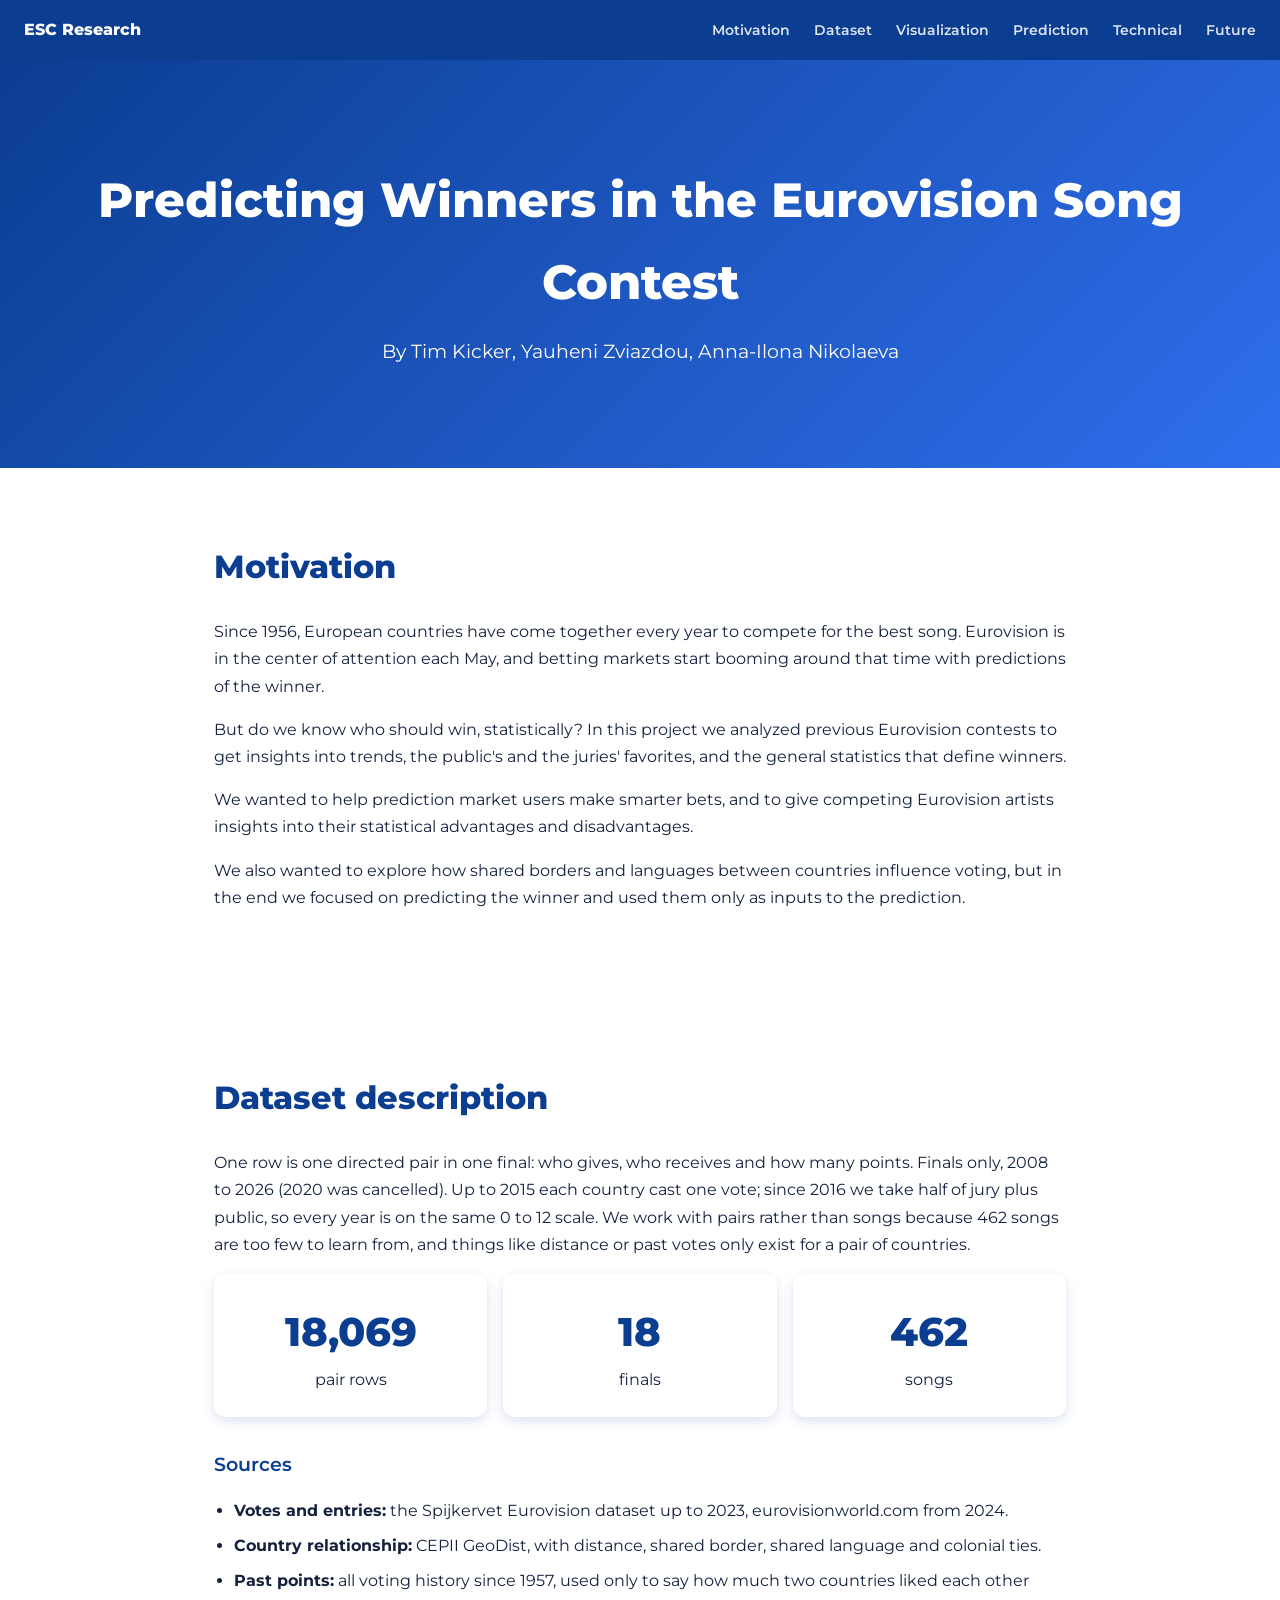
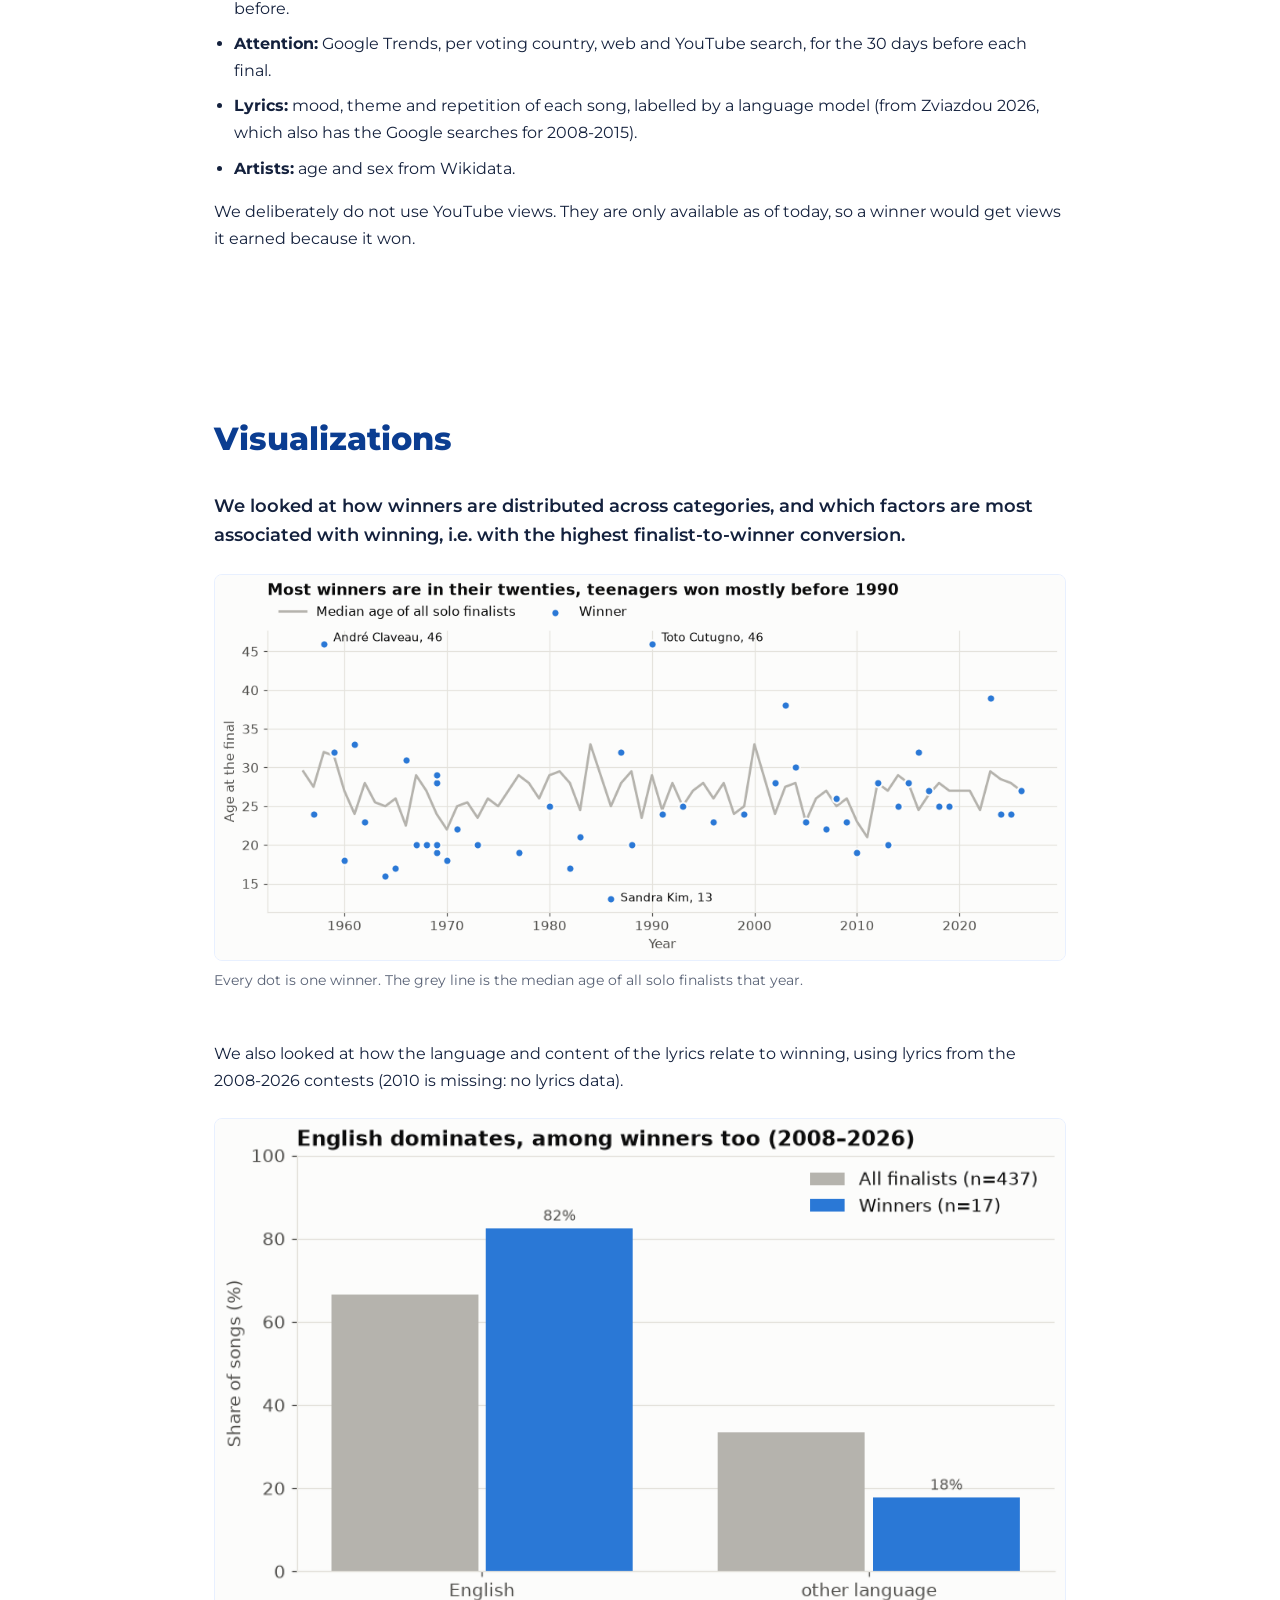
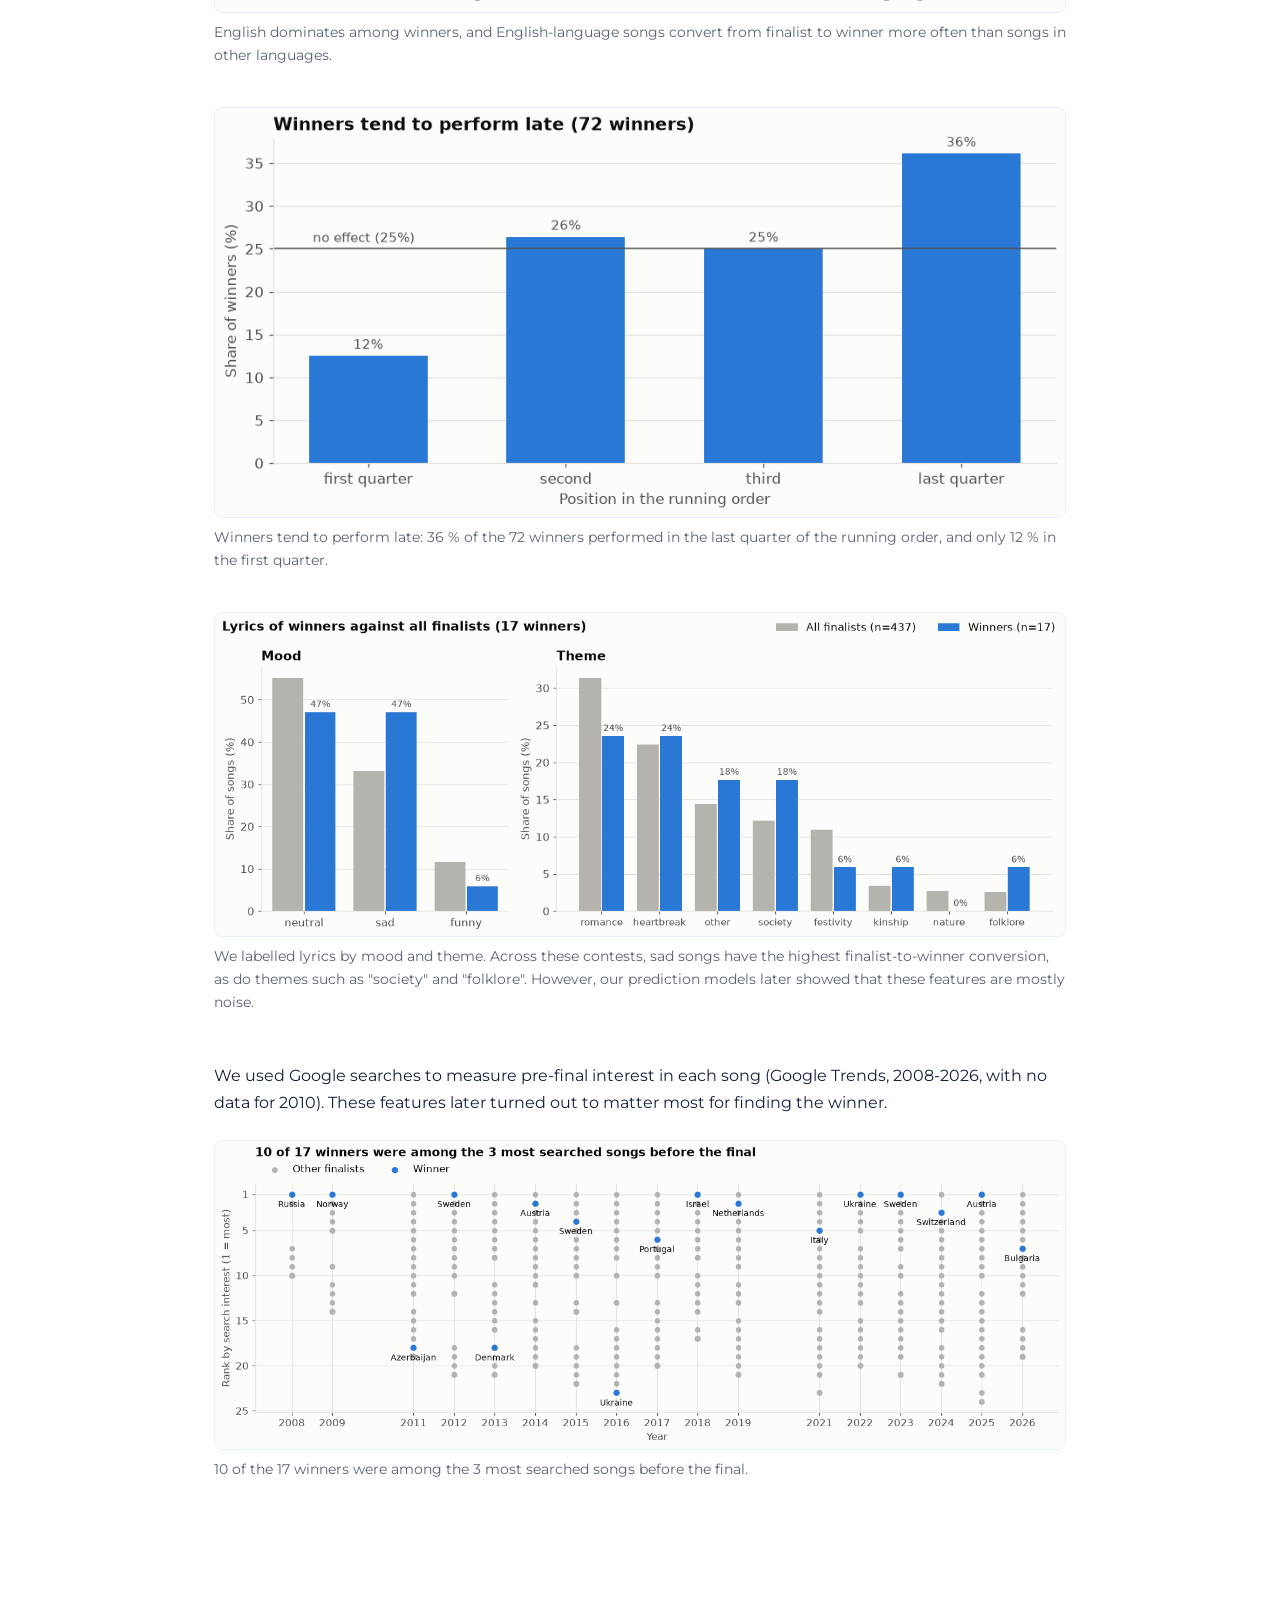
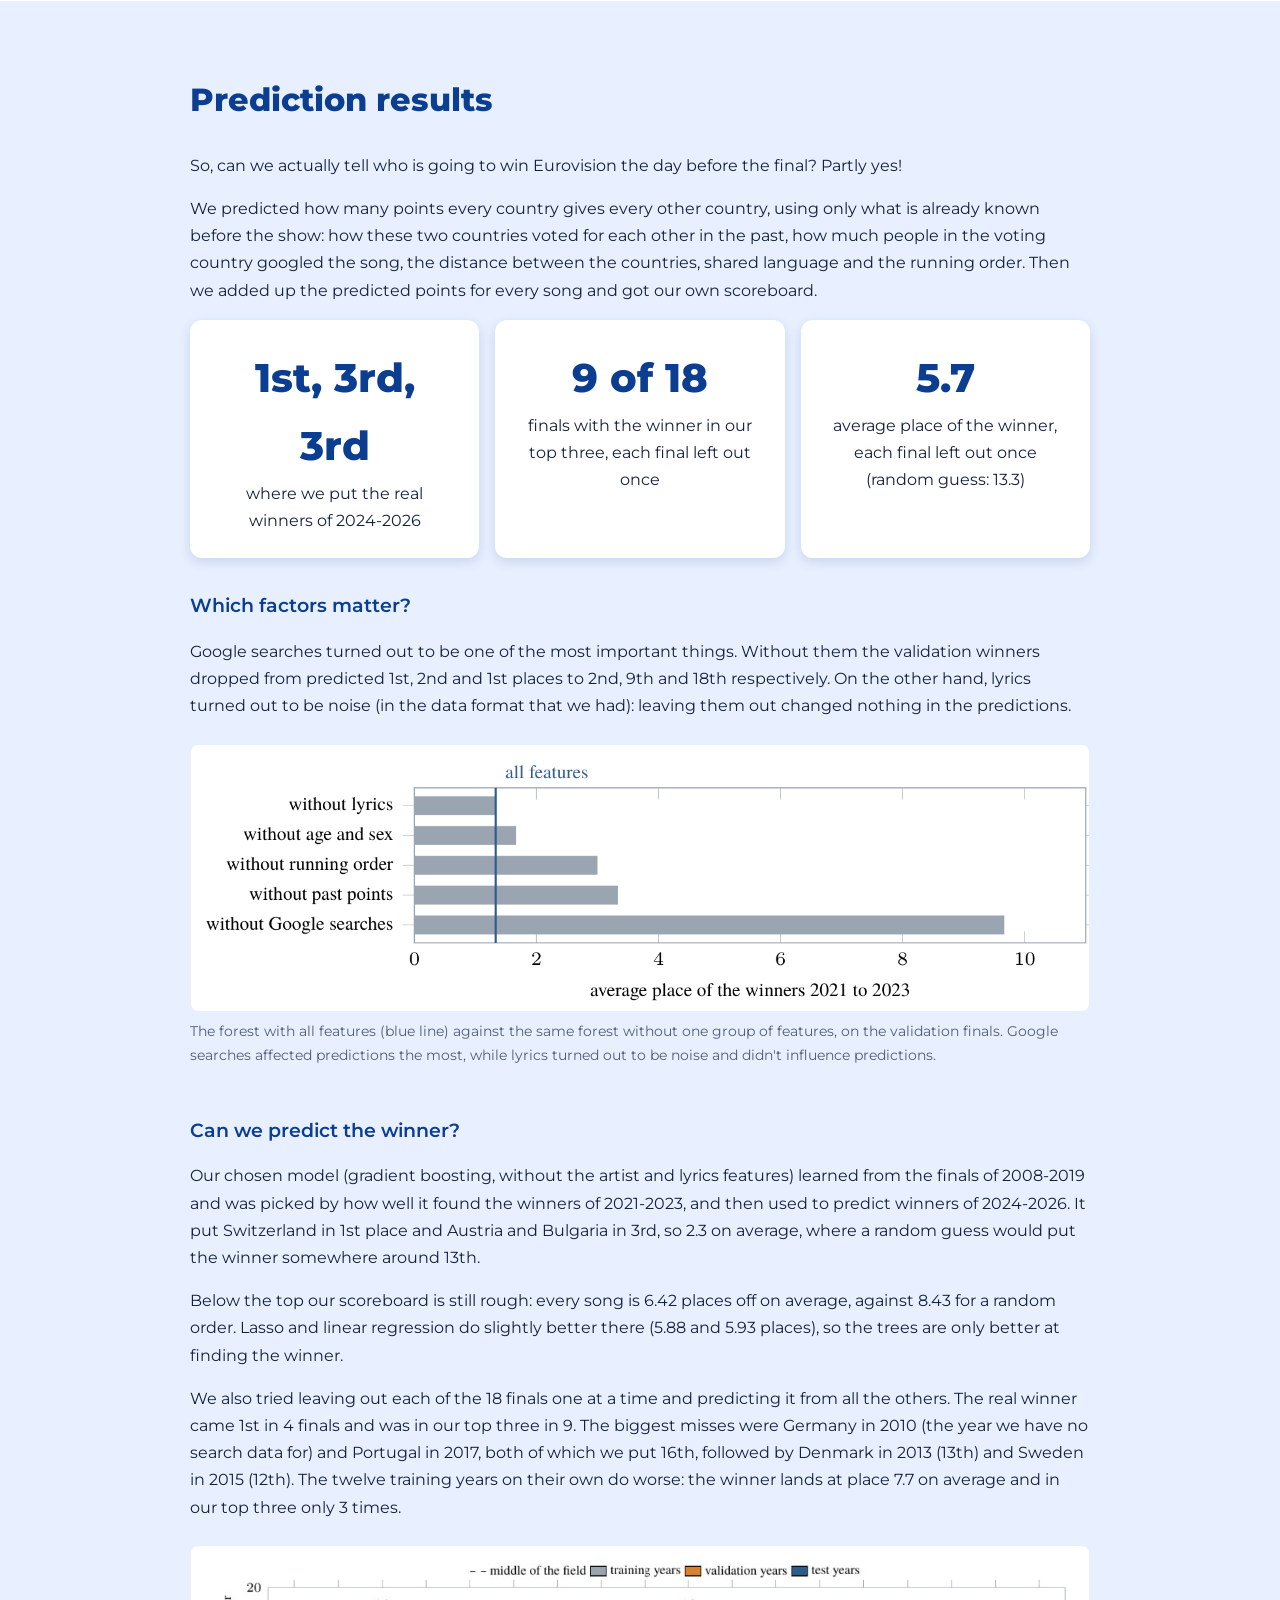
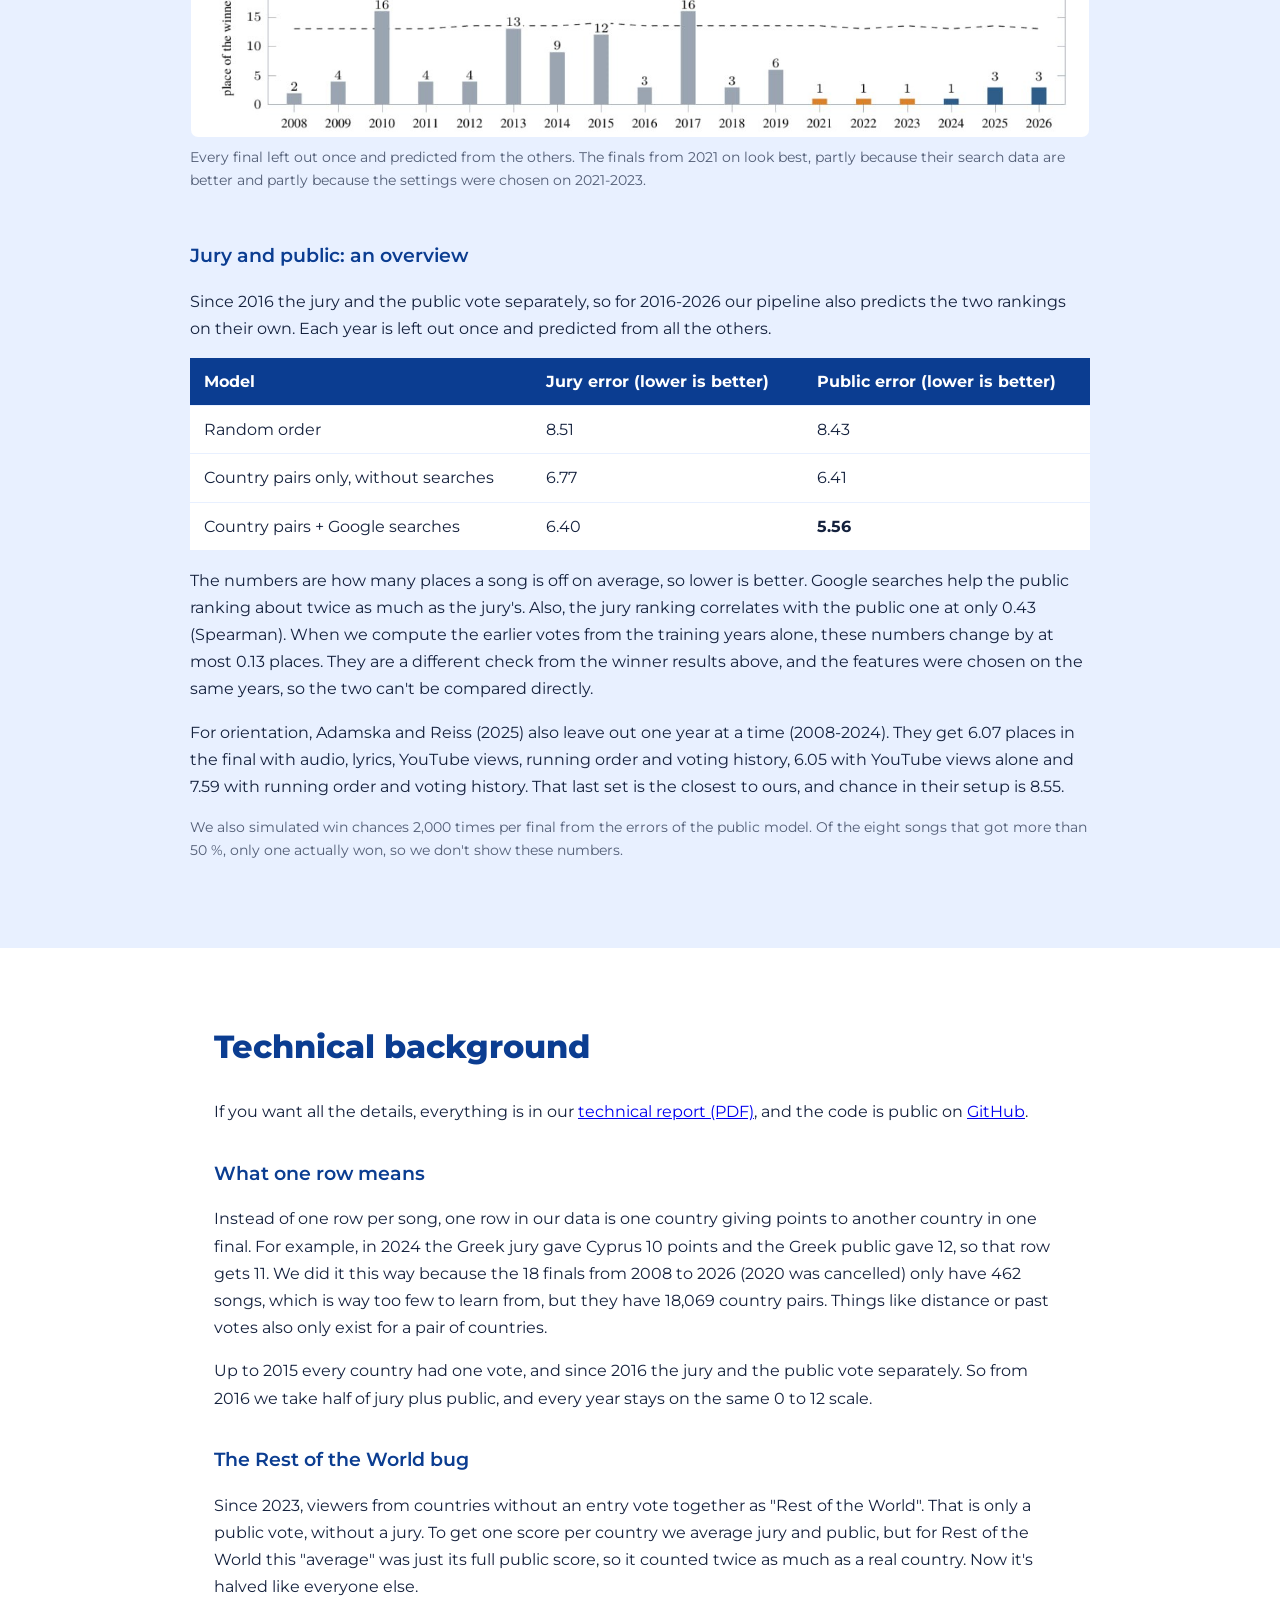
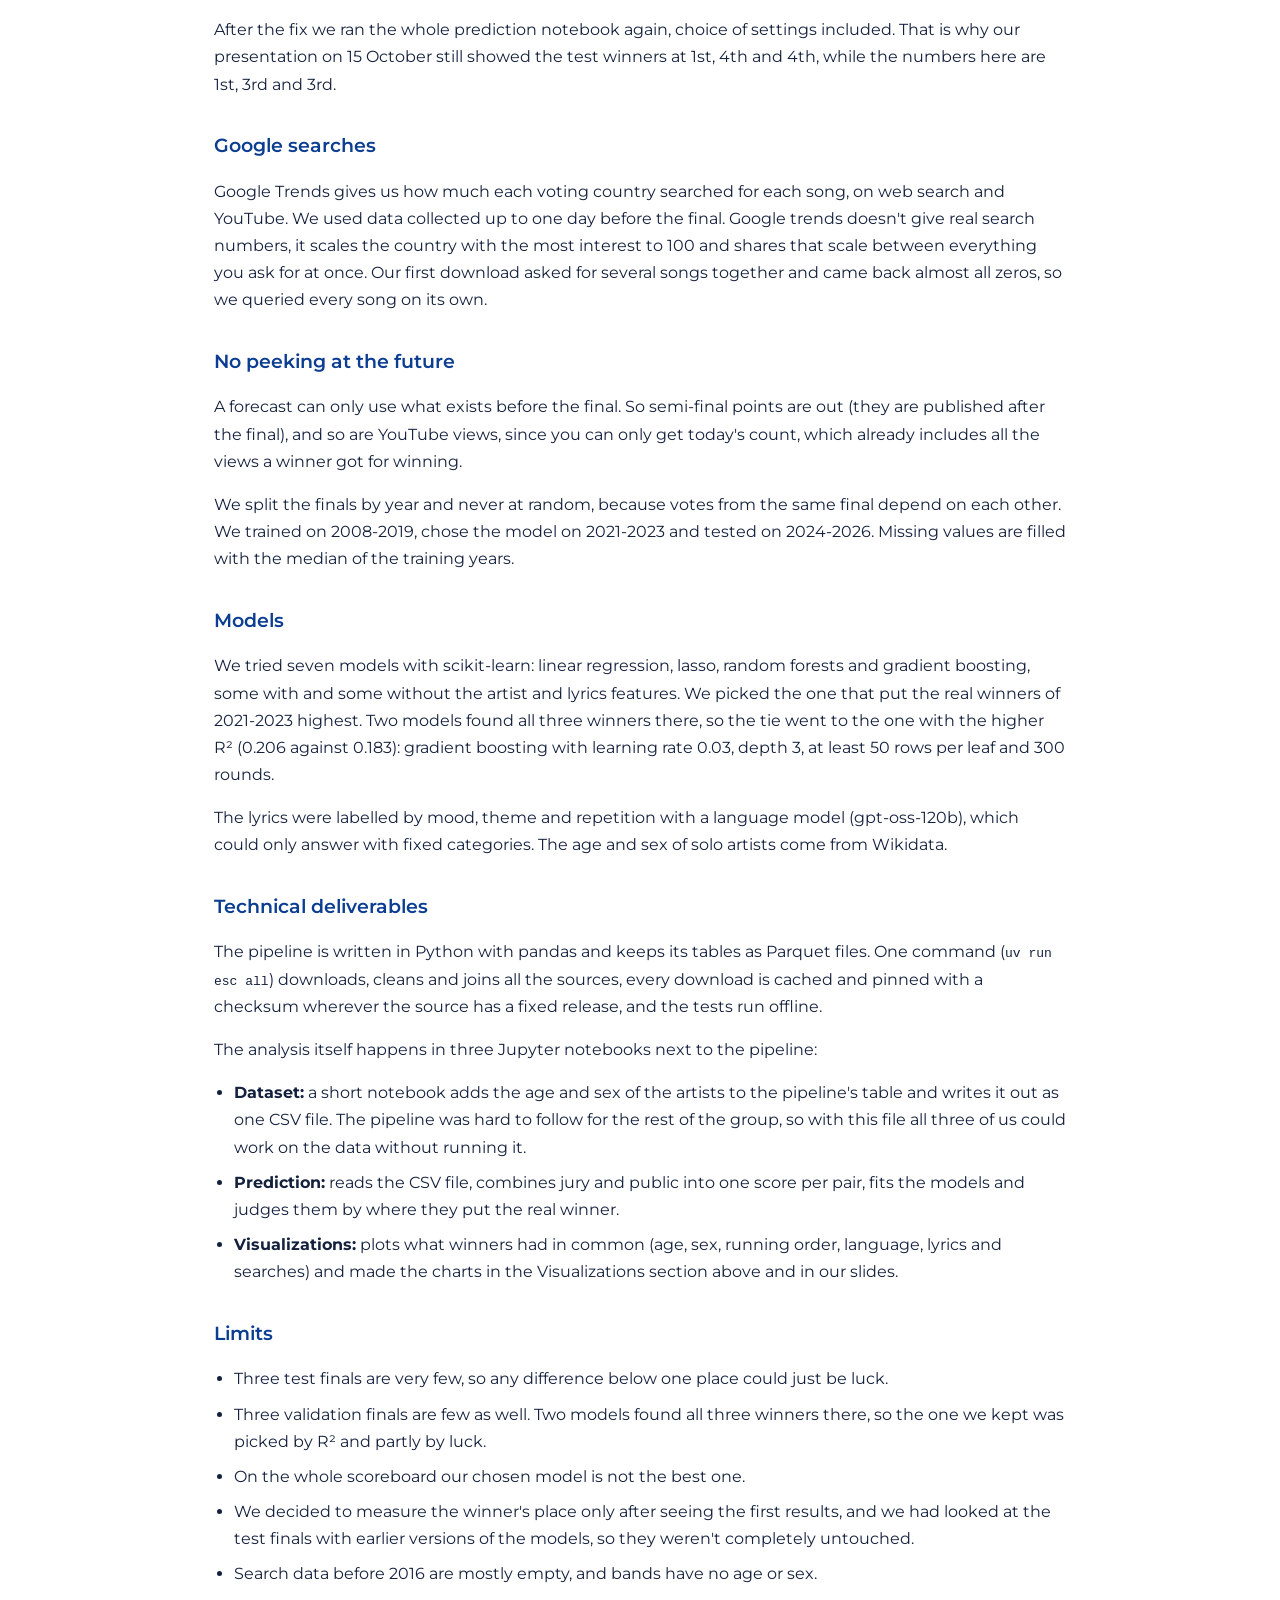
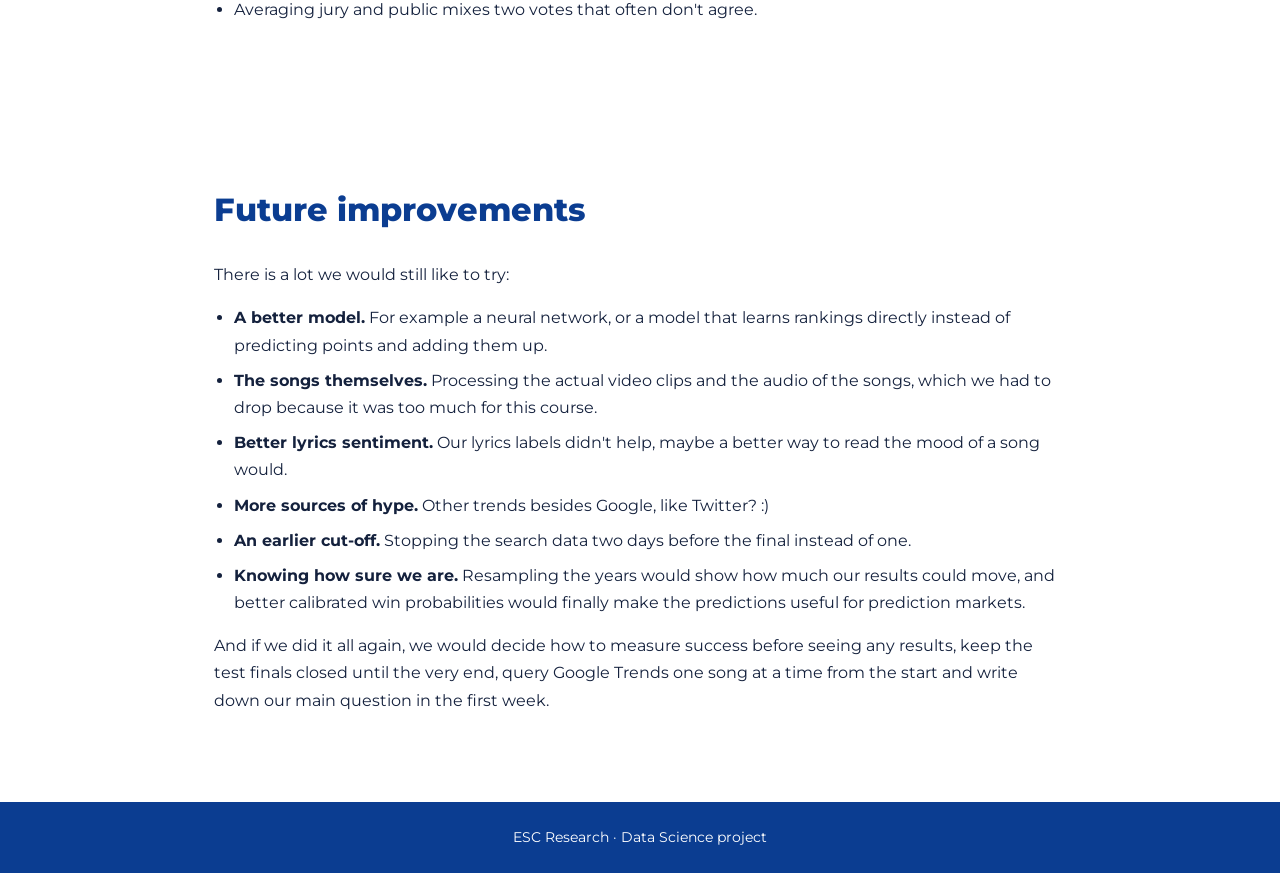
<file: index.html>
<!doctype html>
<html lang="en">
<head>
  <meta charset="utf-8">
  <meta name="viewport" content="width=device-width, initial-scale=1">
  <title>Predicting Winners in the Eurovision Song Contest</title>
  <link rel="preconnect" href="https://fonts.googleapis.com">
  <link rel="preconnect" href="https://fonts.gstatic.com" crossorigin>
  <link href="https://fonts.googleapis.com/css2?family=Montserrat:wght@400;600;800&display=swap" rel="stylesheet">
  <link rel="stylesheet" href="style.css">
</head>
<body>

  <nav>
    <a class="brand" href="#top">ESC Research</a>
    <ul>
      <li><a href="#motivation">Motivation</a></li>
      <li><a href="#dataset">Dataset</a></li>
      <li><a href="#visualization">Visualization</a></li>
      <li><a href="#prediction">Prediction</a></li>
      <li><a href="#technical">Technical</a></li>
      <li><a href="#future">Future</a></li>
    </ul>
  </nav>

  <header id="top">
    <h1>Predicting Winners in the Eurovision Song Contest</h1>
    <p>By Tim Kicker, Yauheni Zviazdou, Anna-Ilona Nikolaeva</p>
  </header>

  <main>

    <section id="motivation">
      <h2>Motivation</h2>
      <p>Since 1956, European countries have come together every year to compete for the best song. Eurovision is in the center of attention each May, and betting markets start booming around that time with predictions of the winner.</p>
      <p>But do we know who should win, statistically? In this project we analyzed previous Eurovision contests to get insights into trends, the public's and the juries' favorites, and the general statistics that define winners.</p>
      <p>We wanted to help prediction market users make smarter bets, and to give competing Eurovision artists insights into their statistical advantages and disadvantages.</p>
      <p>We also wanted to explore how shared borders and languages between countries influence voting, but in the end we focused on predicting the winner and used them only as inputs to the prediction.</p>

    </section>

    <section id="dataset">
      <h2>Dataset description</h2>
      <p>One row is one directed pair in one final: who gives, who receives and how many points. Finals only, 2008 to 2026 (2020 was cancelled). Up to 2015 each country cast one vote; since 2016 we take half of jury plus public, so every year is on the same 0 to 12 scale. We work with pairs rather than songs because 462 songs are too few to learn from, and things like distance or past votes only exist for a pair of countries.</p>
      <div class="cards">
        <div class="card"><span class="big">18,069</span>pair rows</div>
        <div class="card"><span class="big">18</span>finals</div>
        <div class="card"><span class="big">462</span>songs</div>
      </div>
      <h3>Sources</h3>
      <ul>
        <li><strong>Votes and entries:</strong> the Spijkervet Eurovision dataset up to 2023, eurovisionworld.com from 2024.</li>
        <li><strong>Country relationship:</strong> CEPII GeoDist, with distance, shared border, shared language and colonial ties.</li>
        <li><strong>Past points:</strong> all voting history since 1957, used only to say how much two countries liked each other before.</li>
        <li><strong>Attention:</strong> Google Trends, per voting country, web and YouTube search, for the 30 days before each final.</li>
        <li><strong>Lyrics:</strong> mood, theme and repetition of each song, labelled by a language model (from Zviazdou 2026, which also has the Google searches for 2008-2015).</li>
        <li><strong>Artists:</strong> age and sex from Wikidata.</li>
      </ul>
      <p>We deliberately do not use YouTube views. They are only available as of today, so a winner would get views it earned because it won.</p>
    </section>

    <section id="visualization">
      <h2>Visualizations</h2>
      <p class="lead">We looked at how winners are distributed across categories, and which factors are most associated with winning, i.e. with the highest finalist-to-winner conversion.</p>

      <div class="gallery">
        <figure>
          <img src="img/slide04_winners_age.png" width="1085" height="491" loading="lazy" alt="Most of the winners are in their 20s">
          <figcaption>Every dot is one winner. The grey line is the median age of all solo finalists that year.</figcaption>
        </figure>
      </div>

      <p>We also looked at how the language and content of the lyrics relate to winning, using lyrics from the 2008-2026 contests (2010 is missing: no lyrics data).</p>

      <div class="gallery">
        <figure>
          <img src="img/slide05_song_language.png" width="810" height="469" loading="lazy" alt="Song language distribution among winners and finalists.">
          <figcaption>English dominates among winners, and English-language songs convert from finalist to winner more often than songs in other languages.</figcaption>
        </figure>

        <figure>
          <img src="img/slide05_running_order.png" width="975" height="469" loading="lazy" alt="Share of winners by position in the running order: winners tend to perform late.">
          <figcaption>Winners tend to perform late: 36 % of the 72 winners performed in the last quarter of the running order, and only 12 % in the first quarter.</figcaption>
        </figure>

        <figure>
          <img src="img/slide06_lyrics_mood_theme.png" width="1320" height="501" loading="lazy" alt="Song lyrics themes distribution among winners and finalists.">
          <figcaption>We labelled lyrics by mood and theme. Across these contests, sad songs have the highest finalist-to-winner conversion, as do themes such as "society" and "folklore". However, our prediction models later showed that these features are mostly noise.</figcaption>
        </figure>
      </div>

      <p>We used Google searches to measure pre-final interest in each song (Google Trends, 2008-2026, with no data for 2010). These features later turned out to matter most for finding the winner.</p>

      <div class="gallery">
        <figure>
          <img src="img/slide07_google_searches.png" width="1415" height="513" loading="lazy" alt="Google trends search interest distribution among winners and finalists.">
          <figcaption>10 of the 17 winners were among the 3 most searched songs before the final.</figcaption>
        </figure>
      </div>
    </section>

    <section id="prediction" class="highlight">
      <h2>Prediction results</h2>
      <p>So, can we actually tell who is going to win Eurovision the day before the final? Partly yes!</p>
      <p>We predicted how many points every country gives every other country, using only what is already known before the show: how these two countries voted for each other in the past, how much people in the voting country googled the song, the distance between the countries, shared language and the running order. Then we added up the predicted points for every song and got our own scoreboard.</p>

      <div class="cards">
        <div class="card"><span class="big">1st, 3rd, 3rd</span>where we put the real winners of 2024-2026</div>
        <div class="card"><span class="big">9 of 18</span>finals with the winner in our top three, each final left out once</div>
        <div class="card"><span class="big">5.7</span>average place of the winner, each final left out once (random guess: 13.3)</div>
      </div>

      <h3>Which factors matter?</h3>
      <p>Google searches turned out to be one of the most important things. Without them the validation winners dropped from predicted 1st, 2nd and 1st places to 2nd, 9th and 18th respectively. On the other hand, lyrics turned out to be noise (in the data format that we had): leaving them out changed nothing in the predictions.</p>

      <div class="gallery">
        <figure>
          <img src="img/report_feature_groups_ablation.png" width="1376" height="409" loading="lazy" alt="Predicted place of the real winner of 2021-2023 when one group of features is left out.">
          <figcaption>The forest with all features (blue line) against the same forest without one group of features, on the validation finals. Google searches affected predictions the most, while lyrics turned out to be noise and didn't influence predictions.</figcaption>
        </figure>
      </div>

      <h3>Can we predict the winner?</h3>
      <p>Our chosen model (gradient boosting, without the artist and lyrics features) learned from the finals of 2008-2019 and was picked by how well it found the winners of 2021-2023, and then used to predict winners of 2024-2026. It put Switzerland in 1st place and Austria and Bulgaria in 3rd, so 2.3 on average, where a random guess would put the winner somewhere around 13th.</p>
      <p>Below the top our scoreboard is still rough: every song is 6.42 places off on average, against 8.43 for a random order. Lasso and linear regression do slightly better there (5.88 and 5.93 places), so the trees are only better at finding the winner.</p>
      <p>We also tried leaving out each of the 18 finals one at a time and predicting it from all the others. The real winner came 1st in 4 finals and was in our top three in 9. The biggest misses were Germany in 2010 (the year we have no search data for) and Portugal in 2017, both of which we put 16th, followed by Denmark in 2013 (13th) and Sweden in 2015 (12th). The twelve training years on their own do worse: the winner lands at place 7.7 on average and in our top three only 3 times.</p>

      <div class="gallery">
        <figure>
          <img src="img/photo_2026-10-18_18-01-37.png" width="1280" height="272" loading="lazy" alt="Leave one year out: predicted place of the real winner for each final from 2008 to 2026.">
          <figcaption>Every final left out once and predicted from the others. The finals from 2021 on look best, partly because their search data are better and partly because the settings were chosen on 2021-2023.</figcaption>
        </figure>
      </div>

      <h3>Jury and public: an overview</h3>
      <p>Since 2016 the jury and the public vote separately, so for 2016-2026 our pipeline also predicts the two rankings on their own. Each year is left out once and predicted from all the others.</p>
      <table>
        <tr><th>Model</th><th>Jury error (lower is better)</th><th>Public error (lower is better)</th></tr>
        <tr><td>Random order</td><td>8.51</td><td>8.43</td></tr>
        <tr><td>Country pairs only, without searches</td><td>6.77</td><td>6.41</td></tr>
        <tr><td>Country pairs + Google searches</td><td>6.40</td><td><strong>5.56</strong></td></tr>
      </table>
      <p>The numbers are how many places a song is off on average, so lower is better. Google searches help the public ranking about twice as much as the jury's. Also, the jury ranking correlates with the public one at only 0.43 (Spearman). When we compute the earlier votes from the training years alone, these numbers change by at most 0.13 places. They are a different check from the winner results above, and the features were chosen on the same years, so the two can't be compared directly.</p>
      <p>For orientation, Adamska and Reiss (2025) also leave out one year at a time (2008-2024). They get 6.07 places in the final with audio, lyrics, YouTube views, running order and voting history, 6.05 with YouTube views alone and 7.59 with running order and voting history. That last set is the closest to ours, and chance in their setup is 8.55.</p>
      <p class="note">We also simulated win chances 2,000 times per final from the errors of the public model. Of the eight songs that got more than 50 %, only one actually won, so we don't show these numbers.</p>
    </section>

    <section id="technical">
      <h2>Technical background</h2>
      <p>If you want all the details, everything is in our <a href="technical-report-13.pdf">technical report (PDF)</a>, and the code is public on <a href="https://github.com/timkicker/esc-research">GitHub</a>.</p>

      <h3>What one row means</h3>
      <p>Instead of one row per song, one row in our data is one country giving points to another country in one final. For example, in 2024 the Greek jury gave Cyprus 10 points and the Greek public gave 12, so that row gets 11. We did it this way because the 18 finals from 2008 to 2026 (2020 was cancelled) only have 462 songs, which is way too few to learn from, but they have 18,069 country pairs. Things like distance or past votes also only exist for a pair of countries.</p>
      <p>Up to 2015 every country had one vote, and since 2016 the jury and the public vote separately. So from 2016 we take half of jury plus public, and every year stays on the same 0 to 12 scale.</p>

      <h3>The Rest of the World bug</h3>
      <p>Since 2023, viewers from countries without an entry vote together as "Rest of the World". That is only a public vote, without a jury. To get one score per country we average jury and public, but for Rest of the World this "average" was just its full public score, so it counted twice as much as a real country. Now it's halved like everyone else.</p>
      <p>After the fix we ran the whole prediction notebook again, choice of settings included. That is why our presentation on 15 October still showed the test winners at 1st, 4th and 4th, while the numbers here are 1st, 3rd and 3rd.</p>

      <h3>Google searches</h3>
      <p>Google Trends gives us how much each voting country searched for each song, on web search and YouTube. We used data collected up to one day before the final. Google trends doesn't give real search numbers, it scales the country with the most interest to 100 and shares that scale between everything you ask for at once. Our first download asked for several songs together and came back almost all zeros, so we queried every song on its own.</p>

      <h3>No peeking at the future</h3>
      <p>A forecast can only use what exists before the final. So semi-final points are out (they are published after the final), and so are YouTube views, since you can only get today's count, which already includes all the views a winner got for winning.</p>
      <p>We split the finals by year and never at random, because votes from the same final depend on each other. We trained on 2008-2019, chose the model on 2021-2023 and tested on 2024-2026. Missing values are filled with the median of the training years.</p>

      <h3>Models</h3>
      <p>We tried seven models with scikit-learn: linear regression, lasso, random forests and gradient boosting, some with and some without the artist and lyrics features. We picked the one that put the real winners of 2021-2023 highest. Two models found all three winners there, so the tie went to the one with the higher R² (0.206 against 0.183): gradient boosting with learning rate 0.03, depth 3, at least 50 rows per leaf and 300 rounds.</p>
      <p>The lyrics were labelled by mood, theme and repetition with a language model (gpt-oss-120b), which could only answer with fixed categories. The age and sex of solo artists come from Wikidata.</p>

      <h3>Technical deliverables</h3>
      <p>The pipeline is written in Python with pandas and keeps its tables as Parquet files. One command (<code>uv run esc all</code>) downloads, cleans and joins all the sources, every download is cached and pinned with a checksum wherever the source has a fixed release, and the tests run offline.</p>
      <p>The analysis itself happens in three Jupyter notebooks next to the pipeline:</p>
      <ul>
        <li><strong>Dataset:</strong> a short notebook adds the age and sex of the artists to the pipeline's table and writes it out as one CSV file. The pipeline was hard to follow for the rest of the group, so with this file all three of us could work on the data without running it.</li>
        <li><strong>Prediction:</strong> reads the CSV file, combines jury and public into one score per pair, fits the models and judges them by where they put the real winner.</li>
        <li><strong>Visualizations:</strong> plots what winners had in common (age, sex, running order, language, lyrics and searches) and made the charts in the Visualizations section above and in our slides.</li>
      </ul>

      <h3>Limits</h3>
      <ul>
        <li>Three test finals are very few, so any difference below one place could just be luck.</li>
        <li>Three validation finals are few as well. Two models found all three winners there, so the one we kept was picked by R² and partly by luck.</li>
        <li>On the whole scoreboard our chosen model is not the best one.</li>
        <li>We decided to measure the winner's place only after seeing the first results, and we had looked at the test finals with earlier versions of the models, so they weren't completely untouched.</li>
        <li>Search data before 2016 are mostly empty, and bands have no age or sex.</li>
        <li>Averaging jury and public mixes two votes that often don't agree.</li>
      </ul>
    </section>

    <section id="future">
      <h2>Future improvements</h2>
      <p>There is a lot we would still like to try:</p>
      <ul>
        <li><strong>A better model.</strong> For example a neural network, or a model that learns rankings directly instead of predicting points and adding them up.</li>
        <li><strong>The songs themselves.</strong> Processing the actual video clips and the audio of the songs, which we had to drop because it was too much for this course.</li>
        <li><strong>Better lyrics sentiment.</strong> Our lyrics labels didn't help, maybe a better way to read the mood of a song would.</li>
        <li><strong>More sources of hype.</strong> Other trends besides Google, like Twitter? :)</li>
        <li><strong>An earlier cut-off.</strong> Stopping the search data two days before the final instead of one.</li>
        <li><strong>Knowing how sure we are.</strong> Resampling the years would show how much our results could move, and better calibrated win probabilities would finally make the predictions useful for prediction markets.</li>
      </ul>
      <p>And if we did it all again, we would decide how to measure success before seeing any results, keep the test finals closed until the very end, query Google Trends one song at a time from the start and write down our main question in the first week.</p>
    </section>

  </main>

  <footer>ESC Research · Data Science project</footer>

</body>
</html>
</file>
<file: style.css>
:root {
  --blue: #0b3d91;
  --light-blue: #e8f0ff;
  --white: #ffffff;
  --text: #14213d;
}

* { box-sizing: border-box; }

html {
  scroll-behavior: smooth;
  scroll-padding-top: 70px; /* keeps headings below the fixed bar */
}

body {
  margin: 0;
  font-family: "Montserrat", sans-serif;
  color: var(--text);
  background: var(--white);
  line-height: 1.7;
}

/* top bar */
nav {
  position: fixed;
  top: 0;
  left: 0;
  right: 0;
  height: 60px;
  padding: 0 24px;
  display: flex;
  align-items: center;
  justify-content: space-between;
  background: var(--blue);
  z-index: 10;
}

nav .brand {
  color: var(--white);
  font-weight: 800;
  text-decoration: none;
}

nav ul {
  display: flex;
  gap: 24px;
  margin: 0;
  padding: 0;
  list-style: none;
}

nav ul a {
  color: var(--white);
  text-decoration: none;
  font-size: 0.9rem;
  font-weight: 600;
  opacity: 0.85;
}

nav ul a:hover { opacity: 1; text-decoration: underline; }

/* hero */
header {
  margin-top: 60px;
  padding: 100px 24px;
  text-align: center;
  color: var(--white);
  background: linear-gradient(135deg, var(--blue), #2f6fed);
}

header h1 { margin: 0; font-size: 3rem; font-weight: 800; }
header p { margin: 12px 0 0; font-size: 1.2rem; }

/* sections */
main section {
  max-width: 900px;
  margin: 0 auto;
  padding: 72px 24px;
}

main section.highlight {
  max-width: none;
  background: var(--light-blue);
}

main section.highlight > * {
  max-width: 900px;
  margin-left: auto;
  margin-right: auto;
}

h2 {
  margin: 0 0 24px;
  color: var(--blue);
  font-weight: 800;
  font-size: 2rem;
}

/* visualization */
.lead { font-size: 1.1rem; font-weight: 600; }

/* one chart per row: the charts are wide and their labels get unreadable in two columns */
.gallery {
  display: grid;
  gap: 40px;
  margin: 24px 0 48px;
}

figure { margin: 0; }
figure img { display: block; width: 100%; height: auto; border-radius: 8px; border: 1px solid var(--light-blue); }
figcaption { margin-top: 8px; font-size: 0.85rem; opacity: 0.7; }

/* prediction cards */
.cards {
  display: grid;
  grid-template-columns: repeat(auto-fit, minmax(200px, 1fr));
  gap: 16px;
  margin-bottom: 24px;
}

.card {
  padding: 24px;
  text-align: center;
  background: var(--white);
  border-radius: 12px;
  box-shadow: 0 4px 12px rgba(11, 61, 145, 0.15);
}

.card .big {
  display: block;
  font-size: 2.5rem;
  font-weight: 800;
  color: var(--blue);
}

/* technical */
pre {
  padding: 16px;
  overflow-x: auto;
  color: var(--white);
  background: var(--blue);
  border-radius: 8px;
}

footer {
  padding: 24px;
  text-align: center;
  color: var(--white);
  background: var(--blue);
  font-size: 0.85rem;
}

@media (max-width: 700px) {
  nav .brand { display: none; }
  nav { justify-content: center; padding: 0 8px; }
  nav ul { gap: 12px; }
  nav ul a { font-size: 0.7rem; }
  header h1 { font-size: 2rem; }
}

/* extra content styles */
h3 { margin: 32px 0 8px; color: var(--blue); font-weight: 600; }

main ul { padding-left: 20px; }
main li { margin-bottom: 8px; }

table {
  width: 100%;
  margin: 16px 0;
  border-collapse: collapse;
  background: var(--white);
}

th, td { padding: 10px 14px; text-align: left; border-bottom: 1px solid var(--light-blue); }
th { color: var(--white); background: var(--blue); }

.note { font-size: 0.85rem; opacity: 0.7; }
</file>
